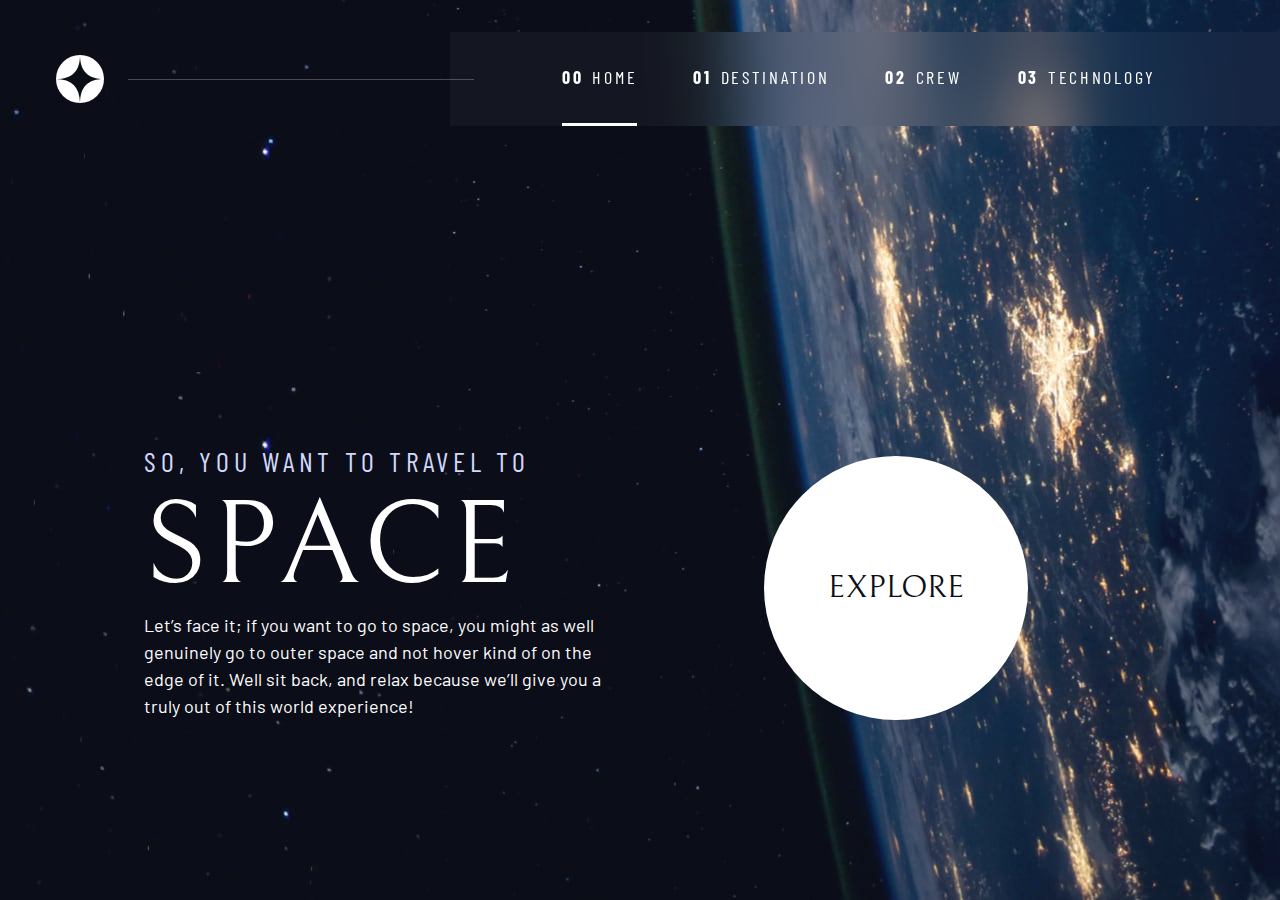
<file: index.html>
<!DOCTYPE html>
<html lang="en">

<head>
  <meta charset="UTF-8">
  <meta name="viewport" content="width=device-width, initial-scale=1.0">

  <!-- favicon -->
  <link rel="icon" type="image/png" sizes="32x32" href="./assets/favicon-32x32.png">

  <!-- Google fonts -->
  <link rel="preconnect" href="https://fonts.googleapis.com">
  <link rel="preconnect" href="https://fonts.gstatic.com" crossorigin>
  <link
    href="https://fonts.googleapis.com/css2?family=Barlow+Condensed:wght@400;700&family=Bellefair&family=Barlow:wght@400;700&display=swap"
    rel="stylesheet">

  <!-- Css Linking -->
  <link rel="stylesheet" href="style.css">
  <!-- javascript link defer  -->
  <script src="navegation.js" defer></script>

  <title>Frontend Mentor | Space tourism website</title>
</head>

<body class="home">

  <!-- skip to main  -->
  <a href="#main" class=" skip-to-content">Skip to main content</a>

  <!-- Navegation section -->

  <header class="primary-header flex">
    <!--Page Logo  -->
    <div> <img src="/assets/shared/logo.svg" alt="space tourism logo" class="logo"> </div>

    <!-- navegation toggle button -->
    <button class="mobile-nav-toggle" aria-controls="primary-navigation"><span class="sr-only"
        aria-expanded="false">menu</span></button>

    <!-- Primary navigation -->
    <nav>
      <ul id="primary-navigation" data-visable="false" class="primary-navigation underline-indicators flex">
        <!-- nav home button -->
        <li class="active"><a class="ff-sans-cond uppercase text-white letter-spacing-2" href="index.html"><span
              aria-hidden="true">00</span>
            Home</a>
          <!-- nav Destination button -->
        <li><a class="ff-sans-cond uppercase text-white letter-spacing-2" href="pages/destination.html"><span
              aria-hidden="true">01</span>
            Destination</a>
          <!-- nav crew button -->
        <li><a class="ff-sans-cond uppercase text-white letter-spacing-2" href="./pages/crew.html"><span
              aria-hidden="true">02</span>
            Crew</a>
          <!-- nav tech button -->
        <li><a class="ff-sans-cond uppercase text-white letter-spacing-2" href="./pages/technology.html"><span
              aria-hidden="true">03</span>
            Technology</a>
      </ul>
    </nav>
  </header>

  <!-- Main Section where all the content should be held -->


  <!-- Hero section -->
  <main id="main" class="grid-container grid-container--home ">
    <div>
      <h1 class="text-light fs-500 ff-sans-cond uppercase letter-spacing-1">
        So, you want to travel to
        <span class=" d-block fs-900 ff-serif text-white">Space</span>
      </h1>
      <!-- Hero p -->
      <p>
        Let’s face it; if you want to go to space, you might as well genuinely go to
        outer space and not hover kind of on the edge of it. Well sit back, and relax
        because we’ll give you a truly out of this world experience!
      </p>
    </div>

    <div>
      <!-- Hero button -->
      <a href="./pages/destination.html" class="large-button uppercase ff-serif fs text-dark bg-white">Explore</a>
    </div>
  </main>

</body>

</html>
</file>
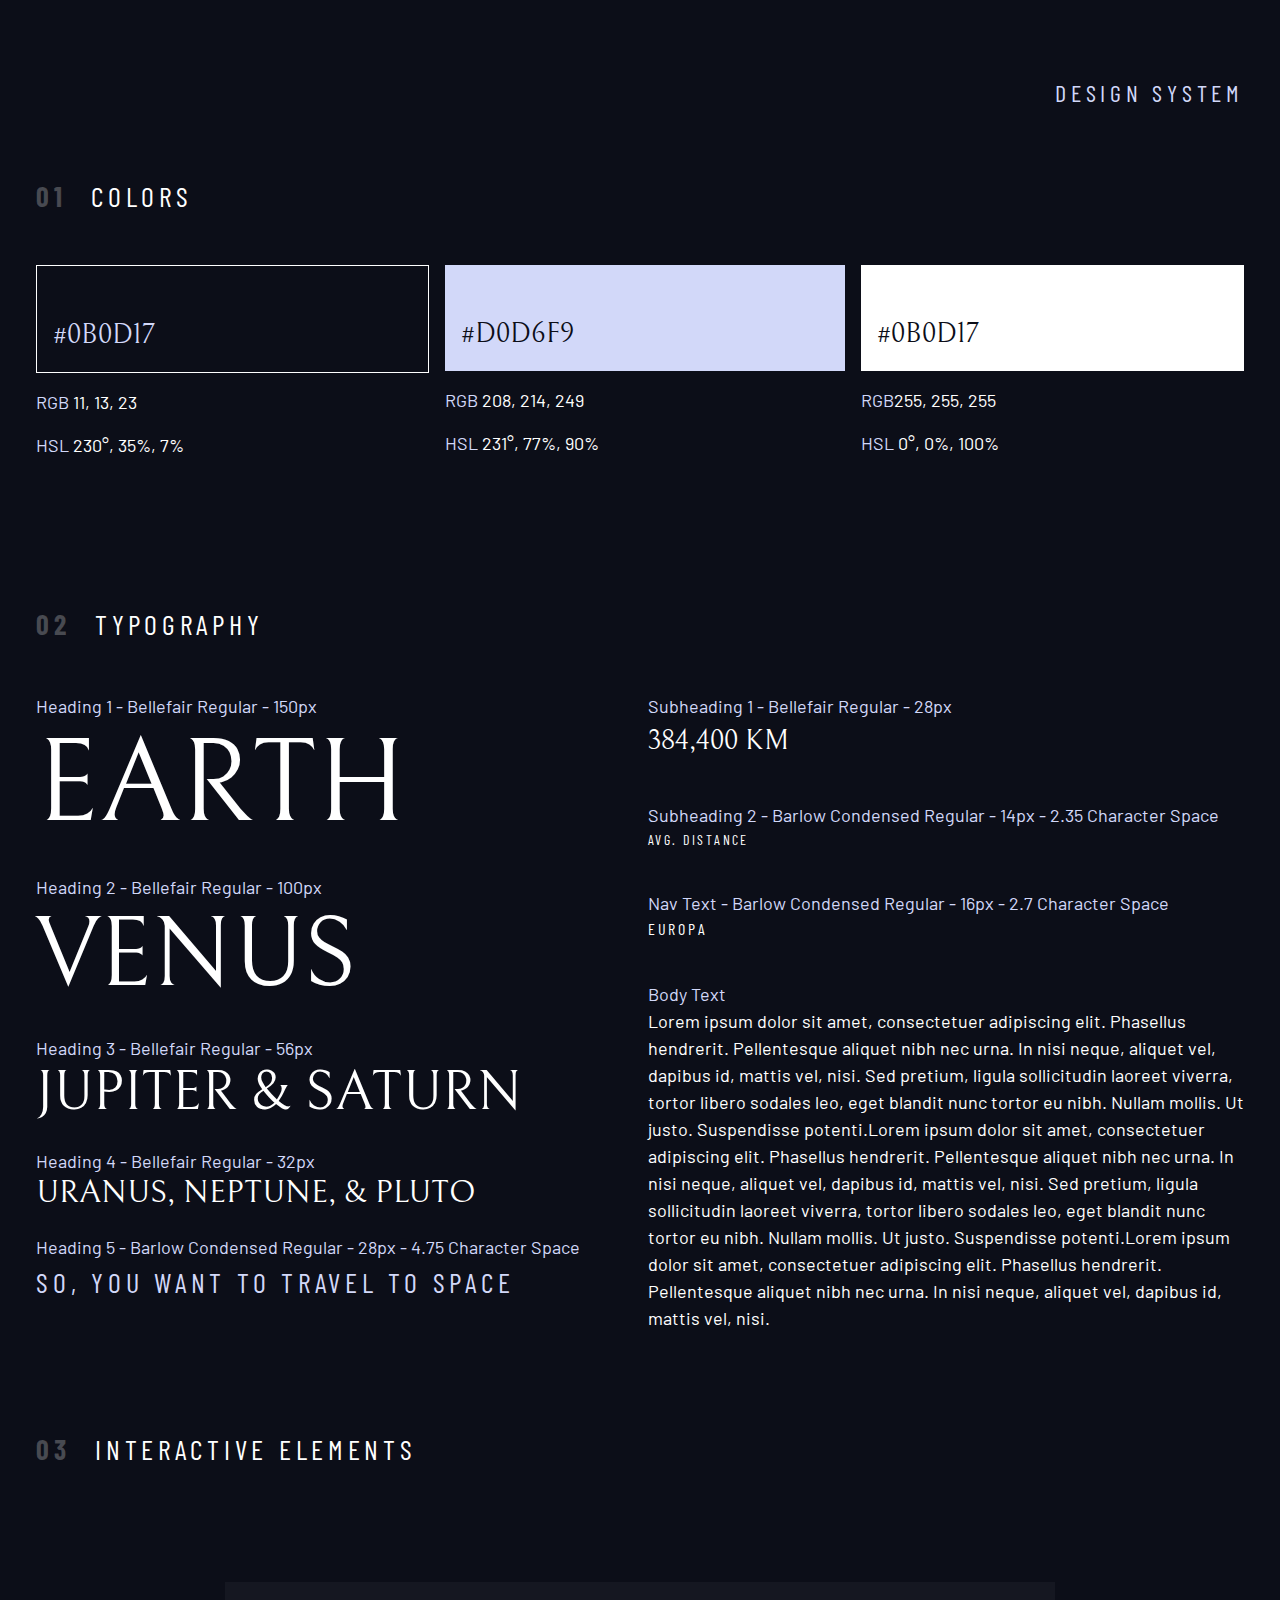
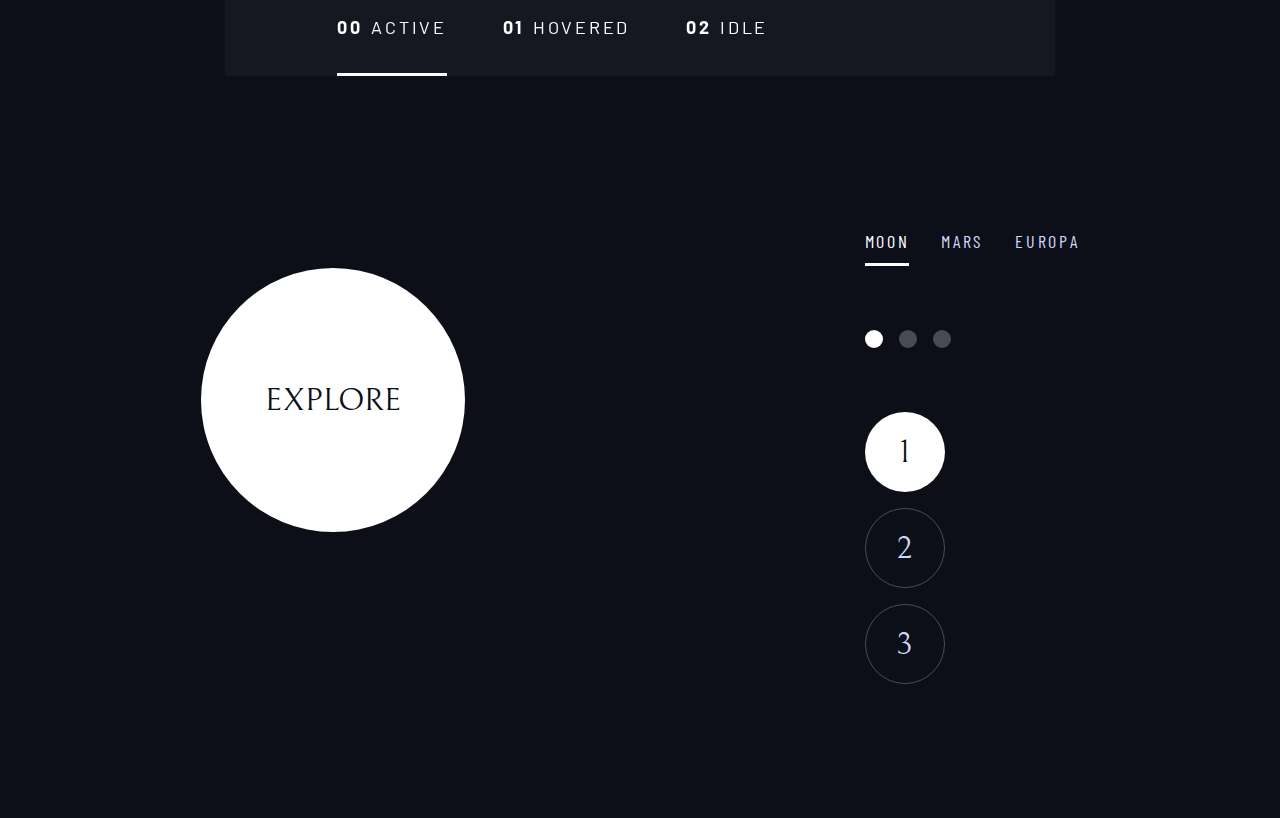
<file: design-system.html>
<!DOCTYPE html>
<html lang="en">

<head>
    <meta charset="UTF-8">
    <meta http-equiv="X-UA-Compatible" content="IE=edge">
    <meta name="viewport" content="width=device-width, initial-scale=1.0">
    <title>Space Tourism Design System</title>

    <!-- Google fonts -->
    <link rel="preconnect" href="https://fonts.googleapis.com">
    <link rel="preconnect" href="https://fonts.gstatic.com" crossorigin>
    <link
        href="https://fonts.googleapis.com/css2?family=Barlow+Condensed:wght@400;700&family=Bellefair&family=Barlow:wght@400;700&display=swap"
        rel="stylesheet">

    <link rel="stylesheet" href="style.css">



</head>

<body>
    <!-- Main section were all content should be -->
    <main>
        <!-- 00 Inital container w/ title -->
        <div class="container" style="margin-top: 4.7rem ;">
            <h1 class="text-light ff-sans-cond letter-spacing-1 uppercase" style="font-size: 1.5rem; text-align:end;">
                Design System</h1>

            <!-- 01 Colores section  -->
            <section class="flow" id="colors" style="margin: 4rem 0; --flow-space:1rem;">
                <h2 class="numbered-title" style="margin-bottom: 3rem;"><span>01</span> colors</h2>
                <!-- 01 A Dark Color Box w/ Values-->
                <div class="flex">
                    <div class="flow" style="flex-grow: 1;">
                        <div>
                            <div class="text-light bg-dark ff-serif fs-500"
                                style="padding: 3rem 1rem 1rem; border: 1px solid white">
                                #0B0D17
                            </div>
                        </div>
                        <p><span class="text-light">RGB</span> 11, 13, 23</p>
                        <p><span class="text-light">HSL</span> 230°, 35%, 7%</p>
                    </div>

                    <!-- 01 B Light Color Box w/ Values-->
                    <div class="flow" style="flex-grow: 1;">
                        <div>
                            <div class="text-dark bg-light ff-serif fs-500" style="padding: 3rem 1rem 1rem; "> #D0D6F9
                            </div>
                        </div>
                        <p><span class="text-light">RGB</span> 208, 214, 249</p>
                        <p><span class="text-light">HSL</span> 231°, 77%, 90%</p>
                    </div>

                    <!-- 01 C White Color Box w/ Values-->
                    <div class="flow" style="flex-grow: 1;">
                        <div>
                            <div class="text-dark bg-white ff-serif fs-500" style="padding: 3rem 1rem 1rem;"> #0B0D17
                            </div>
                        </div>
                        <p><span class="text-light">RGB</span>255, 255, 255</p>
                        <p><span class="text-light">HSL</span> 0°, 0%, 100%</p>
                    </div>
                </div>
            </section>
            <!-- 02 Typography section -->
            <section class="flow" id="typography" style="margin: 4rem 0;--flow-space:1.5rem; margin-top: 9rem;">
                <h2 class="numbered-title" style="margin-bottom:48px;"><span>02 </span>Typography</h2>
                <div class="flex">
                    <!-- 02 A Heading 1 -->
                    <div class="flow" style="flex-basis: 100%; --flow-space:1.5rem;">
                        <div>
                            <p class="text-light">Heading 1 - Bellefair Regular - 150px</p>
                            <p class="ff-serif fs-900 uppercase">Earth</p>
                        </div>
                        <div>
                            <p class="text-light">Heading 2 - Bellefair Regular - 100px</p>
                            <p class="ff-serif fs-800 uppercase">Venus</p>
                        </div>
                        <div>
                            <p class="text-light">Heading 3 - Bellefair Regular - 56px</p>
                            <p class="ff-serif fs-700 uppercase">Jupiter & Saturn</p>
                        </div>
                        <div>
                            <p class="text-light">Heading 4 - Bellefair Regular - 32px</p>
                            <p class="ff-serif fs-600 uppercase">Uranus, Neptune, & Pluto</p>
                        </div>
                        <div>
                            <p class="text-light">Heading 5 - Barlow Condensed Regular - 28px - 4.75 Character Space
                            </p>
                            <p class="ff-sans-cond fs-500 letter-spacing-1 uppercase text-light">So, you want to travel
                                to space</p>
                        </div>

                    </div>
                    <!-- 02 B Subheadings and body -->
                    <div class="flow" style="flex-basis: 100%; --flow-space:2.5rem;">
                        <div>
                            <p class="text-light">Subheading 1 - Bellefair Regular - 28px</p>
                            <p class="ff-serif fs-500 uppercase">384,400 km</p>
                        </div>
                        <div>
                            <p class="text-light">Subheading 2 - Barlow Condensed Regular - 14px - 2.35 Character
                                Space</p>
                            <p class="ff-sans-cond fs-200 letter-spacing-3 uppercase">Avg. Distance</p>
                        </div>
                        <div>
                            <p class="text-light">Nav Text - Barlow Condensed Regular - 16px - 2.7 Character Space</p>
                            <p class="ff-sans-cond fs-300 letter-spacing-2 uppercase">Europa</p>
                        </div>
                        <div>
                            <p class="text-light">Body Text</p>
                            <p>Lorem ipsum dolor sit amet, consectetuer adipiscing elit. Phasellus hendrerit.
                                Pellentesque aliquet nibh nec urna. In nisi neque, aliquet vel, dapibus id, mattis vel,
                                nisi. Sed pretium, ligula sollicitudin laoreet viverra, tortor libero sodales leo, eget
                                blandit nunc tortor eu nibh. Nullam mollis. Ut justo. Suspendisse potenti.Lorem ipsum
                                dolor sit amet, consectetuer adipiscing elit. Phasellus hendrerit. Pellentesque aliquet
                                nibh nec urna. In nisi neque, aliquet vel, dapibus id, mattis vel, nisi. Sed pretium,
                                ligula sollicitudin laoreet viverra, tortor libero sodales leo, eget blandit nunc tortor
                                eu nibh. Nullam mollis. Ut justo. Suspendisse potenti.Lorem ipsum dolor sit amet,
                                consectetuer adipiscing elit. Phasellus hendrerit. Pellentesque aliquet nibh nec urna.
                                In nisi neque, aliquet vel, dapibus id, mattis vel, nisi. </p>
                        </div>
                    </div>
                </div>
            </section>
            <!-- 03 Interactive section -->
            <section class="flow flex" id="Interactive-Elements" style="flex-direction: column; align-items: center;">
                <h2 class="numbered-title" style="margin-bottom:3rem; align-self: flex-start;"><span>03
                    </span>Interactive Elements</h2>

                <!-- 03 A Navegation -->
                <div>
                    <nav>
                        <ul class="primary-navigation underline-indicators flex">
                            <li class="active"><a class="uppercase text-white letter-spacing-2" href="#"><span>00</span>
                                    Active</a>
                            <li><a class="uppercase text-white letter-spacing-2" href="#"><span>01</span> Hovered</a>
                            <li><a class="uppercase text-white letter-spacing-2" href="#"><span>02</span> Idle</a>
                        </ul>
                    </nav>
                </div>

                <div class="flex" style="gap: 25rem; padding:5rem;">

                    <!-- 03 B Explore Button -->
                    <div style="margin-top: 3rem;">
                        <a href="#" class="large-button uppercase ff-serif fs text-dark bg-white fs-600">Explore</a>
                    </div>


                    <div class="flow" style="margin-bottom:6vh; --flow-space:4rem">

                        <!-- 03 C Tabs -->
                        <div class="tab-list underline-indicators flex">
                            <button aria-selected="true"
                                class="uppercase text-light letter-spacing-2  ff-sans-cond ">Moon</button>
                            <button aria-selected="false"
                                class="uppercase text-light letter-spacing-2  ff-sans-cond ">Mars</button>
                            <button aria-selected="false"
                                class="uppercase text-light letter-spacing-2  ff-sans-cond ">Europa</button>
                        </div>
                        <!-- 03 D Dots -->
                        <div class="dot-indicators  flex">
                            <button aria-selected="true"><span class="sr-only">slide title</span></button>
                            <button aria-selected="false"><span class="sr-only">slide title</span></button>
                            <button aria-selected="false"><span class="sr-only">slide title</span></button>
                        </div>

                        <!-- 03 E Numbers -->
                        <div class="numbered-indicators flex" style="flex-direction: column;">
                            <button aria-selected="true" class="uppercase text-light ff-serif fs-600 ">1</button>
                            <button aria-selected="false" class="uppercase text-light ff-serif  fs-600 ">2</button>
                            <button aria-selected="false" class="uppercase text-light ff-serif fs-600  ">3</button>
                        </div>
                    </div>
                </div>
            </section>



        </div>
    </main>


</body>

</html>
</file>
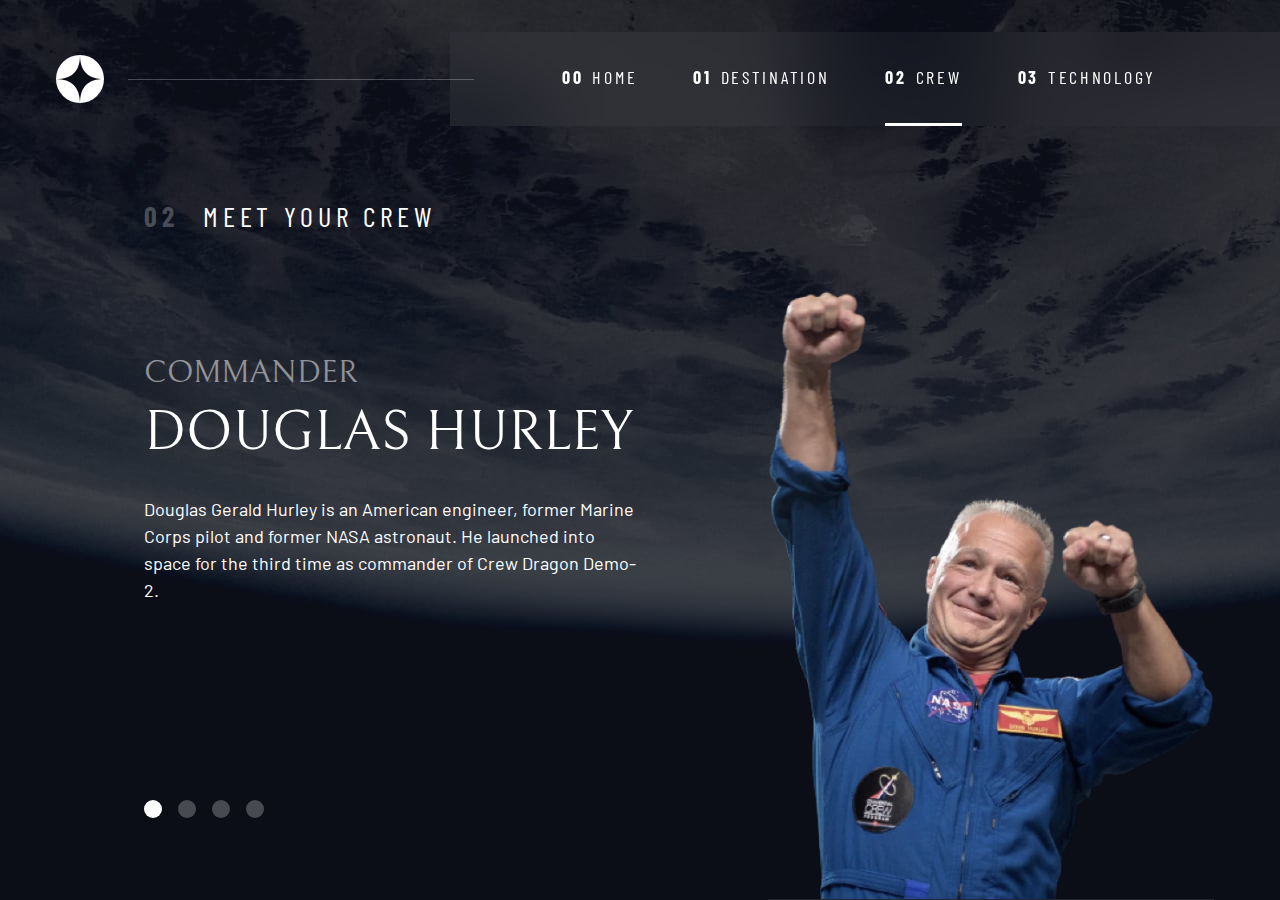
<file: pages/crew.html>
<!DOCTYPE html>
<html lang="en">

<head>
  <meta charset="UTF-8">
  <meta name="viewport" content="width=device-width, initial-scale=1.0">

  <!-- favicon -->
  <link rel="icon" type="image/png" sizes="32x32" href="./assets/favicon-32x32.png">

  <!-- Google fonts -->
  <link rel="preconnect" href="https://fonts.googleapis.com">
  <link rel="preconnect" href="https://fonts.gstatic.com" crossorigin>
  <link
    href="https://fonts.googleapis.com/css2?family=Barlow+Condensed:wght@400;700&family=Bellefair&family=Barlow:wght@400;700&display=swap"
    rel="stylesheet">

  <!-- Css Linking -->
  <link rel="stylesheet" href="/style.css">
  <!-- javascript link defer  -->
  <script src="/navegation.js" defer></script>
  <script src="./tabs.js" defer></script>


  <title>Frontend Mentor | Space tourism website</title>
</head>

<body class="crew">

  <!-- skip to main  -->
  <a href="#main" class=" skip-to-content">Skip to main content</a>

  <!-- Navegation section -->

  <header class="primary-header flex">
    <!--Page Logo  -->
    <div> <img src="/assets/shared/logo.svg" alt="space tourism logo" class="logo"> </div>

    <!-- navegation toggle button -->
    <button class="mobile-nav-toggle" aria-controls="primary-navigation"><span class="sr-only"
        aria-expanded="false">menu</span></button>

    <!-- Primary navigation -->
    <nav>
      <ul id="primary-navigation" data-visable="false" class="primary-navigation underline-indicators flex">
        <!-- nav home button -->
        <li><a class="ff-sans-cond uppercase text-white letter-spacing-2" href="../index.html"><span
              aria-hidden="true">00</span>
            Home</a>
          <!-- nav Destination button -->
        <li><a class="ff-sans-cond uppercase text-white letter-spacing-2" href="destination.html"><span
              aria-hidden="true">01</span>
            Destination</a>
          <!-- nav crew button -->
        <li class="active"><a class="ff-sans-cond uppercase text-white letter-spacing-2" href="crew.html"><span
              aria-hidden="true">02</span>
            Crew</a>
          <!-- nav tech button -->
        <li><a class="ff-sans-cond uppercase text-white letter-spacing-2" href="technology.html"><span
              aria-hidden="true">03</span>
            Technology</a>
      </ul>
    </nav>
  </header>

  <!-- Main Section where all the content should be held -->

  <main id="main" class="grid-container grid-container--crew flow">
    <h1 class="numbered-title"><span aria-hidden="true">02</span> Meet your crew</h1>
    <!-- 03 D Dots -->
    <div class="dot-indicators  flex" role="tablist" aria-label="crew member list">
      <button aria-selected="true" role="tab" aria-controls="commander-tab" data-image="commander-image"
        tabindex="0"><span class="sr-only">The
          Commander</span></button>

      <button aria-selected="false" role="tab" aria-controls="mission-tab" data-image="mission-image"
        tabindex="-1"><span class="sr-only">The
          Mission
          Specialist</span></button>

      <button aria-selected="false" role="tab" aria-controls="pilot-tab" data-image="pilot-image" tabindex="-1"><span
          class="sr-only">The
          Pilot</span></button>

      <button aria-selected="false" role="tab" aria-controls="crew-tab" data-image="crew-image" tabindex="-1"><span
          class="sr-only">The crew
          engineer</span></button>
    </div>

    <!-- 01 comander -->
    <article class="crew-details flow" id="commander-tab" role="tabpanel" tabindex="0">
      <header class="flow flow-space--small">
        <h2 class="fs-600 ff-serif uppercase">Commander</h2>
        <p class="fs-700 uppercase ff-serif">Douglas Hurley</p>
      </header>
      <p>Douglas Gerald Hurley is an American engineer, former Marine Corps pilot
        and former NASA astronaut. He launched into space for the third time as
        commander of Crew Dragon Demo-2.</p>
    </article>

    <!-- 02 mission specialist -->
    <article hidden class="crew-details flow" id="mission-tab" role="tabpanel" tabindex="0">
      <header class="flow flow-space--small">
        <h2 class="fs-600 ff-serif uppercase">Mission Specialist</h2>
        <p class="fs-700 uppercase ff-serif">Mark Shuttleworth</p>
      </header>
      <p> Mark Richard Shuttleworth is the founder and CEO of Canonical, the company behind
        the Linux-based Ubuntu operating system. Shuttleworth became the first South
        African to travel to space as a space tourist.</p>
    </article>

    <!-- 03 pilot -->
    <article hidden class="crew-details flow" id="pilot-tab" role="tabpanel" tabindex="0">
      <header class="flow flow-space--small">
        <h2 class="fs-600 ff-serif uppercase">Pilot</h2>
        <p class="fs-700 uppercase ff-serif"> Victor Glover</p>
      </header>
      <p> Pilot on the first operational flight of the SpaceX Crew Dragon to the
        International Space Station. Glover is a commander in the U.S. Navy where
        he pilots an F/A-18.He was a crew member of Expedition 64, and served as a
        station systems flight engineer. </p>
    </article>

    <!-- 04 crew engineer -->
    <article hidden class="crew-details flow" id="crew-tab" role="tabpanel" tabindex="0">
      <header class="flow flow-space--small">
        <h2 class="fs-600 ff-serif uppercase">Flight Engineer</h2>
        <p class="fs-700 uppercase ff-serif"> Anousheh Ansari</p>
      </header>
      <p> Anousheh Ansari is an Iranian American engineer and co-founder of Prodea Systems.
        Ansari was the fourth self-funded space tourist, the first self-funded woman to
        fly to the ISS, and the first Iranian in space. </p>
    </article>

    <picture id="commander-image">
      <source srcset="../assets/crew/image-douglas-hurley.webp" type="image/webp">
      <img src="../assets/crew/image-douglas-hurley.png" alt="Douglas Hurley">
    </picture>
    <picture hidden id="mission-image">
      <source srcset="../assets/crew/image-mark-shuttleworth.webp" type="image/webp">
      <img src="../assets/crew/image-mark-shuttleworth.png" alt="Douglas Hurley">
    </picture>
    <picture hidden id="pilot-image">
      <source srcset="../assets/crew/image-victor-glover.webp" type="image/webp">
      <img src="../assets/crew/image-victor-glover.png" alt="Douglas Hurley">
    </picture>
    <picture hidden id="crew-image">
      <source srcset="../assets/crew/image-anousheh-ansari.webp" type="image/webp">
      <img src="../assets/crew/image-anousheh-ansari.png" alt="Douglas Hurley">
    </picture>


  </main>
</body>

</html>
</file>
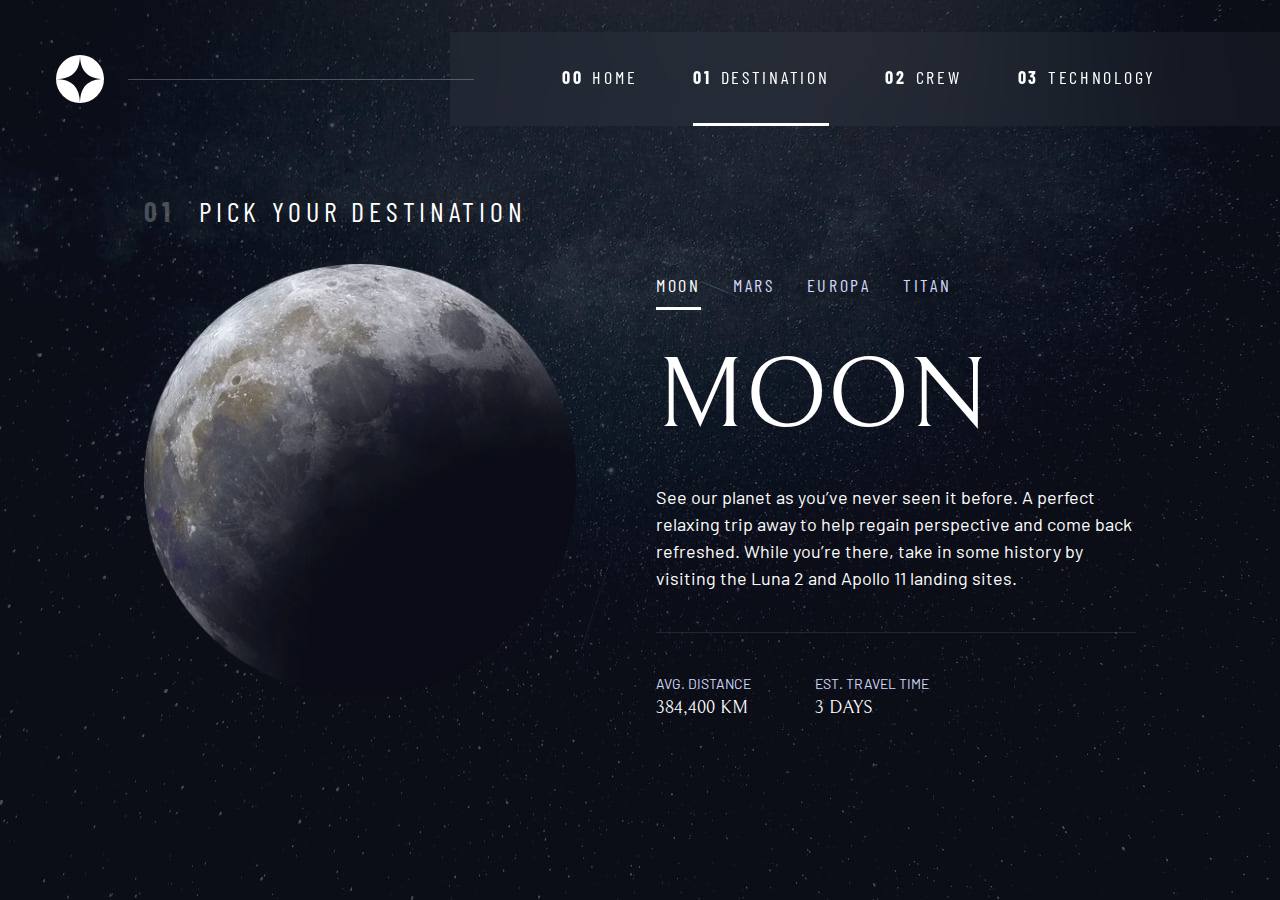
<file: pages/destination.html>
<!DOCTYPE html>
<html lang="en">

<head>
  <meta charset="UTF-8">
  <meta name="viewport" content="width=device-width, initial-scale=1.0">

  <!-- favicon -->
  <link rel="icon" type="image/png" sizes="32x32" href="./assets/favicon-32x32.png">

  <!-- Google fonts -->
  <link rel="preconnect" href="https://fonts.googleapis.com">
  <link rel="preconnect" href="https://fonts.gstatic.com" crossorigin>
  <link
    href="https://fonts.googleapis.com/css2?family=Barlow+Condensed:wght@400;700&family=Bellefair&family=Barlow:wght@400;700&display=swap"
    rel="stylesheet">

  <!-- Css Linking -->
  <link rel="stylesheet" href="/style.css">
  <!-- javascript link defer  -->
  <script src="/navegation.js" defer></script>
  <script src="./tabs.js" defer></script>

  <title>Frontend Mentor | Space tourism website</title>
</head>

<body class="destination">

  <!-- skip to main  -->
  <a href="#main" class=" skip-to-content">Skip to main content</a>

  <!-- Navegation section -->

  <header class="primary-header flex">
    <!--Page Logo  -->
    <div> <img src="/assets/shared/logo.svg" alt="space tourism logo" class="logo"> </div>

    <!-- navegation toggle button -->
    <button class="mobile-nav-toggle" aria-controls="primary-navigation"><span class="sr-only"
        aria-expanded="false">menu</span></button>

    <!-- Primary navigation -->
    <nav>
      <ul id="primary-navigation" data-visable="false" class="primary-navigation underline-indicators flex">
        <!-- nav home button -->
        <li><a class="ff-sans-cond uppercase text-white letter-spacing-2" href="../index.html"><span
              aria-hidden="true">00</span>
            Home</a>
          <!-- nav Destination button -->
        <li class="active"><a class="ff-sans-cond uppercase text-white letter-spacing-2" href="destination.html"><span
              aria-hidden="true">01</span>
            Destination</a>
          <!-- nav crew button -->
        <li><a class="ff-sans-cond uppercase text-white letter-spacing-2" href="./crew.html"><span
              aria-hidden="true">02</span>
            Crew</a>
          <!-- nav tech button -->
        <li><a class="ff-sans-cond uppercase text-white letter-spacing-2" href="./technology.html"><span
              aria-hidden="true">03</span>
            Technology</a>
      </ul>
    </nav>
  </header>

  <!-- Main Section where all the content should be held -->

  <main id="main" class="grid-container grid-container--destination flow">
    <!-- title -->
    <h1 class="numbered-title"><span aria-hidden="true">01</span> Pick your destination</h1>

    <!-- moon -->
    <picture id="moon-image">
      <source srcset="../assets/destination/image-moon.webp" type="image/webp">
      <img src="../assets/destination/image-moon.png" alt="the moon">
    </picture>

    <!-- mars -->
    <picture hidden id="mars-image">
      <source srcset="../assets/destination/image-mars.webp" type="image/webp">
      <img src="../assets/destination/image-mars.png" alt="the planet mars">
    </picture>

    <!-- europa -->
    <picture hidden id="europa-image">
      <source srcset="../assets/destination/image-europa.webp" type="image/webp">
      <img src="../assets/destination/image-europa.png" alt="the planet europa">
    </picture>

    <!-- titan -->
    <picture hidden id="titan-image">
      <source srcset="../assets/destination/image-titan.webp" type="image/webp">
      <img src="../assets/destination/image-titan.png" alt="the moon titan">
    </picture>

    <!-- tabs -->
    <div class="tab-list underline-indicators flex" role="tablist" aria-label="destination">
      <button aria-selected="true" role="tab" class="uppercase text-light letter-spacing-2 ff-sans-cond "
        data-image="moon-image" tabindex="0" aria-controls="moon-tab">Moon </button>
      <button aria-selected="false" role="tab" class="uppercase text-light letter-spacing-2 ff-sans-cond "
        data-image="mars-image" tabindex="-1" aria-controls="mars-tab">Mars</button>
      <button aria-selected="false" role="tab" class="uppercase text-light letter-spacing-2 ff-sans-cond "
        data-image="europa-image" tabindex="-1" aria-controls="europa-tab">Europa</button>
      <button aria-selected="false" role="tab" class="uppercase text-light letter-spacing-2 ff-sans-cond "
        data-image="titan-image" tabindex="-1" aria-controls="titan-tab">Titan</button>
    </div>


    <!-- the Moon -->
    <article class="destination-info flow" id="moon-tab" role="tabpanel" tabindex="0">
      <h2 class="fs-800 uppercase ff-serif">Moon</h2>

      <p>See our planet as you’ve never seen it before. A perfect relaxing trip away to help
        regain perspective and come back refreshed. While you’re there, take in some history
        by visiting the Luna 2 and Apollo 11 landing sites.</p>

      <div class="destination-meta flex">
        <div>
          <h3 class="text-light fs-200 uppercase">Avg. distance</h3>
          <p class=" ff-serif uppercase">384,400 km</p>
        </div>
        <div>
          <h3 class="text-light fs-200 uppercase">Est. travel time</h3>
          <p class=" ff-serif uppercase">3 days
        </div>
      </div>
    </article>

    <!-- Mars -->
    <article hidden class="destination-info flow" id="mars-tab" role="tabpanel" tabindex="0">
      <h2 class="fs-800 uppercase ff-serif">Mars</h2>

      <p> Don’t forget to pack your hiking boots. You’ll need them to tackle Olympus Mons,
        the tallest planetary mountain in our solar system. It’s two and a half times
        the size of Everest!</p>

      <div class="destination-meta flex">
        <div>
          <h3 class="text-light fs-200 uppercase">Avg. distance</h3>
          <p class=" ff-serif uppercase"> 225 mil. km</p>
        </div>
        <div>
          <h3 class="text-light fs-200 uppercase">Est. travel time</h3>
          <p class=" ff-serif uppercase"> 9 months</p>
        </div>
      </div>
    </article>

    <!-- Europa -->
    <article hidden class="destination-info flow" id="europa-tab" role="tabpanel" tabindex="0">
      <h2 class="fs-800 uppercase ff-serif">Europa</h2>

      <p> The smallest of the four Galilean moons orbiting Jupiter, Europa is a
        winter lover’s dream. With an icy surface, it’s perfect for a bit of
        ice skating, curling, hockey, or simple relaxation in your snug
        wintery cabin.</p>

      <div class="destination-meta flex">
        <div>
          <h3 class="text-light fs-200 uppercase">Avg. distance</h3>
          <p class=" ff-serif uppercase"> 628 mil. km</p>
        </div>
        <div>
          <h3 class="text-light fs-200 uppercase">Est. travel time</h3>
          <p class=" ff-serif uppercase">3 years</p>
        </div>
      </div>
    </article>

    <!-- titan -->

    <article hidden class="destination-info flow" id="titan-tab" role="tabpanel" tabindex="0">
      <h2 class="fs-800 uppercase ff-serif">Titan</h2>

      <p> The only moon known to have a dense atmosphere other than Earth, Titan
        is a home away from home (just a few hundred degrees colder!). As a
        bonus, you get striking views of the Rings of Saturn.</p>

      <div class="destination-meta flex">
        <div>
          <h3 class="text-light fs-200 uppercase">Avg. distance</h3>
          <p class=" ff-serif uppercase"> 1.6 bil. km</p>
        </div>
        <div>
          <h3 class="text-light fs-200 uppercase">Est. travel time</h3>
          <p class=" ff-serif uppercase">7 years</p>
        </div>
      </div>
    </article>

  </main>
</body>

</html>
</file>
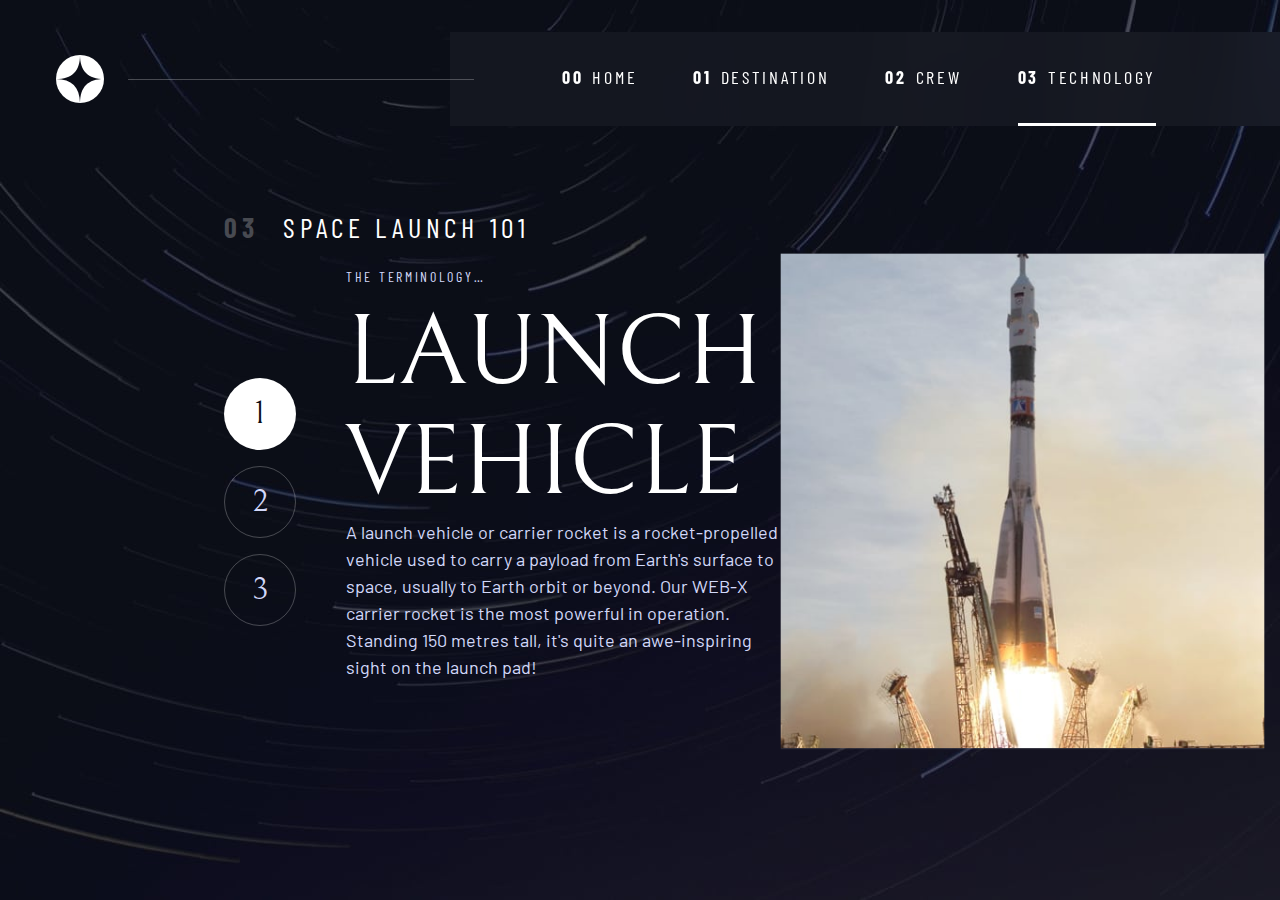
<file: pages/technology.html>
<!DOCTYPE html>
<html lang="en">

<head>
  <meta charset="UTF-8">
  <meta name="viewport" content="width=device-width, initial-scale=1.0">

  <!-- favicon -->
  <link rel="icon" type="image/png" sizes="32x32" href="./assets/favicon-32x32.png">

  <!-- Google fonts -->
  <link rel="preconnect" href="https://fonts.googleapis.com">
  <link rel="preconnect" href="https://fonts.gstatic.com" crossorigin>
  <link
    href="https://fonts.googleapis.com/css2?family=Barlow+Condensed:wght@400;700&family=Bellefair&family=Barlow:wght@400;700&display=swap"
    rel="stylesheet">

  <!-- Css Linking -->
  <link rel="stylesheet" href="/style.css">
  <!-- javascript link defer  -->
  <script src="/navegation.js" defer></script>
  <script src="./tabs.js" defer></script>

  <title>Frontend Mentor | Space tourism website</title>
</head>

<body class="technology">

  <!-- skip to main  -->
  <a href="#main" class=" skip-to-content">Skip to main content</a>

  <!-- Navegation section -->


  <header class="primary-header flex">
    <!--Page Logo  -->
    <div> <img src="/assets/shared/logo.svg" alt="space tourism logo" class="logo"> </div>

    <!-- navegation toggle button -->
    <button class="mobile-nav-toggle" aria-controls="primary-navigation"><span class="sr-only"
        aria-expanded="false">menu</span></button>

    <!-- Primary navigation -->
    <nav>
      <ul id="primary-navigation" data-visable="false" class="primary-navigation underline-indicators flex">
        <!-- nav home button -->
        <li><a class="ff-sans-cond uppercase text-white letter-spacing-2" href="../index.html"><span
              aria-hidden="true">00</span>
            Home</a>
          <!-- nav Destination button -->
        <li><a class="ff-sans-cond uppercase text-white letter-spacing-2" href="destination.html"><span
              aria-hidden="true">01</span>
            Destination</a>
          <!-- nav crew button -->
        <li><a class="ff-sans-cond uppercase text-white letter-spacing-2" href="./crew.html"><span
              aria-hidden="true">02</span>
            Crew</a>
          <!-- nav tech button -->
        <li class="active"><a class="ff-sans-cond uppercase text-white letter-spacing-2" href="./technology.html"><span
              aria-hidden="true">03</span>
            Technology</a>
      </ul>
    </nav>
  </header>

  <!-- Main Section where all the content should be held -->


  <!-- Hero section -->
  <main id="main" class="grid-container grid-container--technology flow">



    <!-- title -->
    <h1 class="numbered-title"><span aria-hidden="true">03</span> Space Launch 101</h1>


    <div class="numbered-indicators flex" role="tablist" aria-label="technology list">
      <button aria-selected="true" class="uppercase text-light ff-serif fs-600" role="tab" aria-controls="launch-tab"
        data-image="launch-image">1</button>
      <button aria-selected="false" class="uppercase text-light ff-serif  fs-600" role="tab"
        aria-controls="spaceport-tab" data-image="spaceport-image">2</button>
      <button aria-selected="false" class="uppercase text-light ff-serif fs-600" role="tab" aria-controls="capsule-tab"
        data-image="capsule-image">3</button>
    </div>

    <!-- 01 Launch Vehicle -->
    <article class="technology-details" id="launch-tab" tabindex="0" role="tabpanel">
      <header class="flow flow-space--small">
        <p class="text-light ff-sans-cond fs-200 uppercase letter-spacing-2">THE TERMINOLOGY…</p>
        <h2 class="fs-800 uppercase ff-serif">Launch vehicle</h2>
      </header>
      <p class=" ff-sans-normal fs-400 text-light">
        A launch vehicle or carrier rocket is a rocket-propelled vehicle used to carry a
        payload from Earth's surface to space, usually to Earth orbit or beyond. Our
        WEB-X carrier rocket is the most powerful in operation. Standing 150 metres tall,
        it's quite an awe-inspiring sight on the launch pad!</p>
    </article>

    <!-- 02 Spaceport Vehicle -->
    <article class="technology-details" id="spaceport-tab" tabindex="0" role="tabpanel" hidden>
      <header class="flow flow-space--small">
        <p class="text-light ff-sans-cond fs-200 uppercase letter-spacing-2">THE TERMINOLOGY…</p>
        <h2 class="fs-800 uppercase ff-serif">Spaceport</h2>
      </header>
      <p class=" ff-sans-normal fs-400 text-light">
        A spaceport or cosmodrome is a site for launching (or receiving) spacecraft,
        by analogy to the seaport for ships or airport for aircraft. Based in the
        famous Cape Canaveral, our spaceport is ideally situated to take advantage
        of the Earth’s rotation for launch.</p>
    </article>

    <!-- 03 Space capsule -->
    <article class="technology-details" id="capsule-tab" tabindex="0" role="tabpanel" hidden>
      <header class="flow flow-space--small">
        <p class="text-light ff-sans-cond fs-200 uppercase letter-spacing-2">THE TERMINOLOGY…</p>
        <h2 class="fs-800 uppercase ff-serif">Space capsule</h2>
      </header>
      <p class=" ff-sans-normal fs-400 text-light">
        A launch vehicle or carrier rocket is a rocket-propelled vehicle used to carry a
        payload from Earth's surface to space, usually to Earth orbit or beyond. Our
        WEB-X carrier rocket is the most powerful in operation. Standing 150 metres tall,
        it's quite an awe-inspiring sight on the launch pad!</p>
    </article>




    <!-- 01 vechicle -->
    <picture id="launch-image">
      <source media="(min-width: 45rem)" srcset="../assets/technology/image-launch-vehicle-portrait.jpg">
      <img src="../assets/technology/image-launch-vehicle-landscape.jpg" alt="technology hero image" class="hero-image">
    </picture>

    <!-- 02 spaceport -->
    <picture id="spaceport-image" hidden>
      <source media="(min-width: 45rem)" srcset="../assets/technology/image-spaceport-portrait.jpg">
      <img src="../assets/technology/image-spaceport-landscape.jpg" alt="technology hero image" class="hero-image">
    </picture>

    <!-- 03 space capsule -->
    <picture id="capsule-image" hidden>
      <source media="(min-width: 45rem)" srcset="../assets/technology/image-space-capsule-portrait.jpg">
      <img src="../assets/technology/image-space-capsule-landscape.jpg" alt="technology hero image" class="hero-image">
    </picture>

  </main>

</body>

</html>
</file>
<file: style.css>
/* Custom Properties */

:root {
	/* Colors */
	--clr-dark: 230 35% 7%;
	--clr-light: 231 77% 90%;
	--clr-White: 0 0% 100%;

	/* font-sizes */
	--fs-900: clamp(5rem, 8vw + 1rem, 9.375rem);
	--fs-800: 3.5rem;
	--fs-700: 1.5rem;
	--fs-600: 1rem;
	--fs-500: 1rem;
	--fs-400: 0.9375rem;
	--fs-300: 1rem;
	--fs-200: 0.875rem;

	/* font-families */
	--ff-Bellefair: "Bellefair", serif;
	--ff-Barlow-cond: "Barlow Condensed", sans-serif;
	--ff-Barlow-normal: "Barlow", sans-serif;
}

/* font size media quieries */
/* tablet */
@media screen and (min-width: 35em) {
	:root {
		/* font-sizes */
		--fs-800: 5rem;
		--fs-700: 2.5rem;
		--fs-600: 1.5rem;
		--fs-500: 1.25rem;
		--fs-400: 1rem;
	}
}
/* desktop */
@media screen and (min-width: 45em) {
	:root {
		/* font-sizes */
		--fs-800: 6.25rem;
		--fs-700: 3.5rem;
		--fs-600: 2rem;
		--fs-500: 1.75rem;
		--fs-400: 1.125rem;
	}
}

/* ----------------------------- */
/*             Reset             */
/* ----------------------------- */

/* Box Sizing*/
*,
*::before,
*::after {
	box-sizing: border-box;
	transition: all 0.2s ease-in-out;
}

/* Reset margins */
body,
h1,
h2,
h3,
h4,
h5,
h6,
p,
figure,
picture {
	margin: 0;
}

h1,
h2,
h3,
h4,
h5,
h6,
p {
	font-weight: 400;
}

/* Set core root defaults */
html:focus-within {
	scroll-behavior: smooth;
}

/* Body setup*/
body {
	font-family: var(--ff-Barlow-normal);
	font-size: var(--fs-400);
	color: hsl(var(--clr-White));
	background-color: hsl(var(--clr-dark));
	line-height: 1.5;
	min-height: 100vh;

	overflow-x: hidden;
	display: grid;

	grid-template-rows: min-content 1fr;
}

/* img reset */
img,
picture {
	max-width: 100%;
	display: block;
}

/* forms reset */
input,
button,
textarea,
select {
	font: inherit;
}

/* remove animations for people who've turned them off */

@media (prefers-reduced-motion: reduce) {
	*,
	*::before,
	*::after {
		animation-duration: 0.01ms !important;
		animation-iteration-count: 1 !important;
		transition-duration: 0.01ms !important;
		scroll-behavior: auto !important;
	}
}
/* --------------------- */
/* Utility Classes       */
/* --------------------- */

/*         General        */
/* --------------------- */
.flex {
	display: flex;
	gap: var(--gap, 1rem);
}

.grid {
	display: grid;
	gap: var(--gap, 1rem);
}

.d-block {
	display: block;
}

.flow > *:where(:not(:first-child)) {
	margin-top: var(--flow-space, 1rem);
}

.flow-space--small {
	--flow-space: 0.75rem;
}
.container {
	padding-inline: 2em;
	margin-inline: auto;
	max-width: 80rem;
}

/* screen reader only class */
.sr-only {
	position: absolute;
	width: 1px;
	height: 1px;
	padding: 0;
	margin: -1px;
	overflow: hidden;
	clip: rect(0, 0, 0, 0);
	white-space: nowrap;
	border: 0;
}

.skip-to-content {
	position: absolute;
	z-index: 9999;
	background: hsl(var(--clr-light));
	color: hsl(var(--clr-dark));
	padding: 0.5em 1em;
	margin-inline: auto;
	top: 0;
	left: 50%;
	transform: translate(-50%, -100%);
}

.skip-to-content:focus {
	transform: translate(-50%, 0);
}

/*          Colores         */
/* --------------------- */
.bg-dark {
	background-color: hsl(var(--clr-dark));
}
.bg-light {
	background-color: hsl(var(--clr-light));
}
.bg-white {
	background-color: hsl(var(--clr-White));
}
/* Text colors */
.text-dark {
	color: hsl(var(--clr-dark));
}
.text-light {
	color: hsl(var(--clr-light));
}
.text-white {
	color: hsl(var(--clr-White));
}

/*      typography      */
/* --------------------- */

.ff-serif {
	font-family: var(--ff-Bellefair);
}
.ff-sans-cond {
	font-family: var(--ff-Barlow-cond);
}
.ff-sans-normal {
	font-family: var(--ff-Barlow-normal);
}

.letter-spacing-1 {
	letter-spacing: 4.7504px;
}
.letter-spacing-2 {
	letter-spacing: 2.7008px;
}
.letter-spacing-3 {
	letter-spacing: 2.3504px;
}

.uppercase {
	text-transform: uppercase;
}

.fs-900 {
	font-size: var(--fs-900);
}
.fs-800 {
	font-size: var(--fs-800);
}
.fs-700 {
	font-size: var(--fs-700);
}
.fs-600 {
	font-size: var(--fs-600);
}
.fs-500 {
	font-size: var(--fs-500);
}
.fs-400 {
	font-size: var(--fs-400);
}
.fs-300 {
	font-size: var(--fs-300);
}
.fs-200 {
	font-size: var(--fs-200);
}

.fs-900,
.fs-800,
.fs-700,
.fs-600 {
	line-height: 1.1;
}

/*    numbered title    */
/* --------------------- */

.numbered-title {
	font-family: var(--ff-Barlow-cond);
	font-size: var(--fs-500);
	text-transform: uppercase;
	letter-spacing: 4.72px;
}

.numbered-title span {
	margin-right: 0.5em;
	font-weight: 700;
	color: hsl(var(--clr-White) / 0.25);
}

/* ----------------------------- */
/*           Componets           */
/* ----------------------------- */

/* button section */
.large-button {
	font-size: 2rem;
	position: relative;
	z-index: 1;
	display: inline-grid;
	place-items: center;
	padding: 0 2em;
	border-radius: 50%;
	aspect-ratio: 1;
	text-decoration: none;
	transition: transform 750ms ease-in-out;
}

.large-button:hover {
	transform: scale(1.05);
}

.large-button::after {
	content: "";
	position: absolute;
	z-index: -1;
	background: hsl(var(--clr-White) / 0.15);
	width: 100%;
	height: 100%;
	border-radius: 50%;
	opacity: 0;
	transition: opacity 500ms linear, transform 750ms ease-in-out;
	filter: blur(1px);
	box-shadow: inset 0 0 10px hsl(var(--clr-White) / 0.1);
}

.large-button:hover::after,
.large-button:focus::after {
	opacity: 1;
	transform: scale(1.4);
}

/* Logo */
.logo {
	margin: 1.5rem clamp(1.5rem, 5vw, 3.5rem);
}

.primary-header {
	justify-content: space-between;
	align-items: center;
}

/* Navagation */
.primary-navigation {
	--gap: clamp(1.5rem, 5vw, 3.5rem);
	--underline-gap: 2rem;
	list-style: none;
	padding: 0;
	margin: 0;
	background: hsl(var(--clr-dark) / 0.95);
}

/* navegation backdrop filter support */
@supports (backdrop-filter: blur(2rem)) {
	.primary-navigation {
		background: hsl(var(--clr-White) / 0.04);
		backdrop-filter: blur(2rem);
	}
}

.primary-navigation a {
	text-decoration: none;
	display: flex;
	flex-direction: row;
}

.primary-navigation a > span {
	font-weight: 700;
	margin-right: 0.5em;
}
.mobile-nav-toggle {
	display: none;
}

/* media qiuery for navegation for mobile */
@media (max-width: 35rem) {
	.primary-navigation {
		--underline-gap: 0.5rem;
		position: fixed;
		z-index: 1000;
		inset: 0 0 0 30%;
		list-style: none;
		padding: min(20rem, 15vh) 2rem;
		margin: 0;
		flex-direction: column;
		transform: translateX(100%);
		transition: all 450ms ease-in-out;
	}
	.primary-navigation[data-visable="true"] {
		transform: translateX(0);
	}
	.primary-navigation.underline-indicators > .active {
		border: 0;
	}

	.mobile-nav-toggle {
		display: block;
		position: absolute;
		z-index: 2000;
		right: 1.5rem;
		top: 2rem;
		border: 0;
		background-color: transparent;
		background-image: url(/assets/shared/icon-hamburger.svg);
		background-position: center;
		background-size: contain;
		background-repeat: no-repeat;
		width: 1.5rem;
		aspect-ratio: 1;
	}
	.mobile-nav-toggle[aria-expanded="true"] {
		background-image: url(/assets/shared/icon-close.svg);
	}

	.mobile-nav-toggle:focus-visible {
		outline: 5px solid white;
		outline-offset: 5px;
	}
}

@media (min-width: 35em) {
	.primary-navigation {
		padding-inline: clamp(3rem, 7vw, 7rem);
	}
}

/* media qiuery for navegation for tablet*/
@media (min-width: 35em) and (max-width: 44.999em) {
	.primary-navigation a > span {
		display: none;
	}
}

@media (min-width: 35em) {
	.primary-navigation {
		padding-inline: clamp(3rem, 5vw, 7rem);
	}
}
/* media qiuery for navegation for desktop */
@media (min-width: 45em) {
	.primary-header::after {
		content: "";
		display: block;
		position: relative;
		height: 1px;
		width: 100%;
		z-index: 10;
		margin-right: -2.5rem;
		background: white;
		order: 1;
		opacity: 0.25;
	}
	nav {
		order: 2;
	}

	.primary-navigation {
		margin-block: 2rem;
		padding-inline: 7rem;
		min-width: 830px !important;
	}
	/* .primary-navigation a > span {
		display: inline-block;
	} */
}

.underline-indicators > * {
	padding: var(--underline-gap, 0.5rem) 0;
	background: none;
	border: 0;
	cursor: pointer;
	border-bottom: 0.2rem solid hsl(var(--clr-White) / 0);
}

.underline-indicators > *:hover,
.underline-indicators > *:focus {
	border-color: hsl(var(--clr-White) / 0.5);
}

.underline-indicators > .active,
.underline-indicators > [aria-selected="true"] {
	color: hsl(var(--clr-White) / 1);
	border-color: hsl(var(--clr-White) / 1);
}

/* tab-list */
.tab-list {
	--gap: 2rem;
}

/* Dots */
.dot-indicators > * {
	cursor: pointer;
	border: 0;
	border-radius: 50%;
	aspect-ratio: 1;
	padding: 0.5em;
	background-color: hsl(var(--clr-White) / 0.25);
}

.dot-indicators > *:hover,
.dot-indicators > *:focus {
	background-color: hsl(var(--clr-White) / 0.5);
}

.dot-indicators > [aria-selected="true"] {
	background-color: hsl(var(--clr-White) / 1);
}

/* numberd indicators */
.numbered-indicators > * {
	cursor: pointer;
	min-width: 2.5rem;
	max-width: 5rem;
	border: 1px solid hsl(var(--clr-White) / 0.25);
	text-align: center;
	border-radius: 50%;
	aspect-ratio: 1;
	background-color: hsl(var(--clr-White) / 0);
	transition: border, color, background-color, 300ms ease-in-out;
}

.numbered-indicators > *:hover,
.numbered-indicators > *:focus {
	border: 1px solid hsl(var(--clr-White) / 1);
}

.numbered-indicators > [aria-selected="true"] {
	color: hsl(var(--clr-dark));
	background-color: hsl(var(--clr-White) / 1);
}

/* -----------------------------*/
/*         layout grids         */
/* -----------------------------*/

.grid-container {
	text-align: center;
	display: grid;
	place-items: center;
	padding-inline: 1rem;
	padding-bottom: 4rem;
}

.grid-container p:not([class]) {
	max-width: 50ch;
}

/* destination layout */

.grid-container--destination {
	--flow-space: 2rem;
	grid-template-areas:
		"title"
		"image"
		"tabs"
		"content";
}

.numbered-title {
	grid-area: title;
}

.grid-container--destination > picture {
	grid-area: image;
	max-width: 60%;
	align-self: start;
}

.grid-container--destination > .tab-list {
	grid-area: tabs;
}

.grid-container--destination > .destination-info {
	grid-area: content;
}

.destination-meta {
	flex-direction: column;
	border-top: 1px solid hsl(var(--clr-White) / 0.1);
	padding-top: 2.5rem;
	margin-top: 2.5rem;
}

.destination-meta > p {
	font-size: 1.75rem;
}

/* Crew Layout */
.grid-container--crew {
	--flow-space: 2rem;
	grid-template-areas:
		"title"
		"image"
		"tabs"
		"content";
}

.grid-container--crew > picture {
	grid-area: image;
	max-width: 60%;
	border-bottom: 1px solid hsl(var(--clr-White) / 0.1);
}

.grid-container--crew > .dot-indicators {
	grid-area: tabs;
}

.grid-container--crew > .crew-details {
	grid-area: content;
}
.crew-details > header > h2 {
	opacity: 0.5;
}

/* Technology Layout */
.grid-container--technology {
	grid-template-areas:
		"title"
		"image"
		"tabs"
		"content";
}

.grid-container--technology > picture {
	grid-area: image;
	max-width: 100%;
	align-self: start;
	border-bottom: 1px solid hsl(var(--clr-White) / 0.1);
	scale: 1.1;
	margin-top: -0.2rem;
	margin-bottom: -5rem;
}

.grid-container--technology > .numbered-indicators {
	grid-area: tabs;
	margin-top: -2rem;
	margin-bottom: -2rem;
}

.grid-container--technology > .technology-details {
	grid-area: content;
	margin-top: -3.5rem;
}

@media (min-width: 35em) {
	.numbered-title {
		justify-self: start;
		margin-top: 2rem;
	}
	.destination-meta {
		flex-direction: row;
		justify-content: space-evenly;
	}

	.grid-container--crew {
		padding-bottom: 0;
		grid-template-areas:
			"title"
			"content"
			"tabs"
			"image";
	}
}

/* grid-container media quiery */

@media (min-width: 45em) {
	.grid-container {
		text-align: left;
		column-gap: var(--container-gap, 2rem);
		grid-template-columns: minmax(1rem, 1fr) repeat(2, minmax(0, 30rem)) minmax(
				1rem,
				1fr
			);
	}

	.grid-container--home > *:first-child {
		grid-column: 2;
	}

	.grid-container--home > *:last-child {
		grid-column: 3;
	}

	.grid-container--home {
		padding-bottom: max(6rem, 20vh);
		align-items: end;
	}

	.grid-container--destination > picture {
		max-width: 90%;
	}

	.grid-container--destination {
		justify-items: start;
		align-content: start;
		grid-template-areas:
			". title title ."
			". image tabs ."
			". image content .";
	}

	.destination-meta {
		--gap: min(5vw, 6rem);
		justify-content: flex-start;
	}

	.grid-container--crew {
		grid-template-columns: minmax(1rem, 1fr) minmax(0, 37rem) minmax(0, 23rem) minmax(
				1rem,
				1fr
			);
		justify-items: start;

		grid-template-areas:
			". title title ."
			". content image ."
			". tabs image .";
	}

	.grid-container--crew > picture {
		grid-column: span 2;
		max-width: 90%;

		align-self: end;
	}

	.grid-container--technology {
		justify-items: start;
		margin-left: 10rem;
		padding-bottom: 10rem;
		grid-template-columns: minmax(1rem, 1fr) minmax(0, 5em) minmax(0, 50rem) minmax(
				0,
				150rem
			);
		grid-template-areas:
			". title title ."
			". tabs content image"
			". tabs content image";
	}

	.grid-container--technology > picture {
		width: 32;
		scale: 1.2;
		min-width: 20rem;
		align-self: center;
		justify-self: end;
		z-index: -1;
		margin-top: 0rem;
		margin-bottom: 0rem;
		margin-right: 2.5rem;
	}

	.grid-container--technology > .numbered-indicators {
		flex-direction: column;
		min-width: 4.5rem;
	}
}

/* -----------------------------*/
/*   page specific backgrounds  */
/* -----------------------------*/

/* Home page */
.home {
	background-size: cover;
	background-position: bottom center;
	background-image: url(/assets/home/background-home-mobile.jpg);
}

@media (min-width: 35rem) {
	.home {
		background-position: center center;
		background-image: url(./assets/home/background-home-tablet.jpg);
	}
}

@media (min-width: 45rem) {
	.home {
		background-image: url(./assets/home/background-home-desktop.jpg);
	}
}

/* destination page */
.destination {
	background-size: cover;
	background-position: bottom center;
	background-image: url(/assets/destination/background-destination-mobile.jpg);
}

@media (min-width: 35rem) {
	.destination {
		background-position: center center;
		background-image: url(./assets/destination/background-destination-tablet.jpg);
	}
}

@media (min-width: 45rem) {
	.destination {
		background-image: url(./assets/destination/background-destination-desktop.jpg);
	}
}

/* crew page */
.crew {
	background-size: cover;
	background-position: bottom center;
	background-image: url(/assets/crew/background-crew-mobile.jpg);
}

@media (min-width: 35rem) {
	.crew {
		background-position: center center;
		background-image: url(./assets/crew/background-crew-tablet.jpg);
	}
}

@media (min-width: 45rem) {
	.crew {
		background-image: url(./assets/crew/background-crew-desktop.jpg);
	}
}

/* technology page */
.technology {
	background-size: cover;
	background-position: bottom center;
	background-image: url(/assets/technology/background-technology-mobile.jpg);
}

@media (min-width: 35rem) {
	.technology {
		background-position: center center;
		background-image: url(./assets/technology/background-technology-tablet.jpg);
	}
}

@media (min-width: 45rem) {
	.technology {
		background-image: url(./assets/technology/background-technology-desktop.jpg);
	}
}
[hidden] {
	display: none !important;
}
</file>
